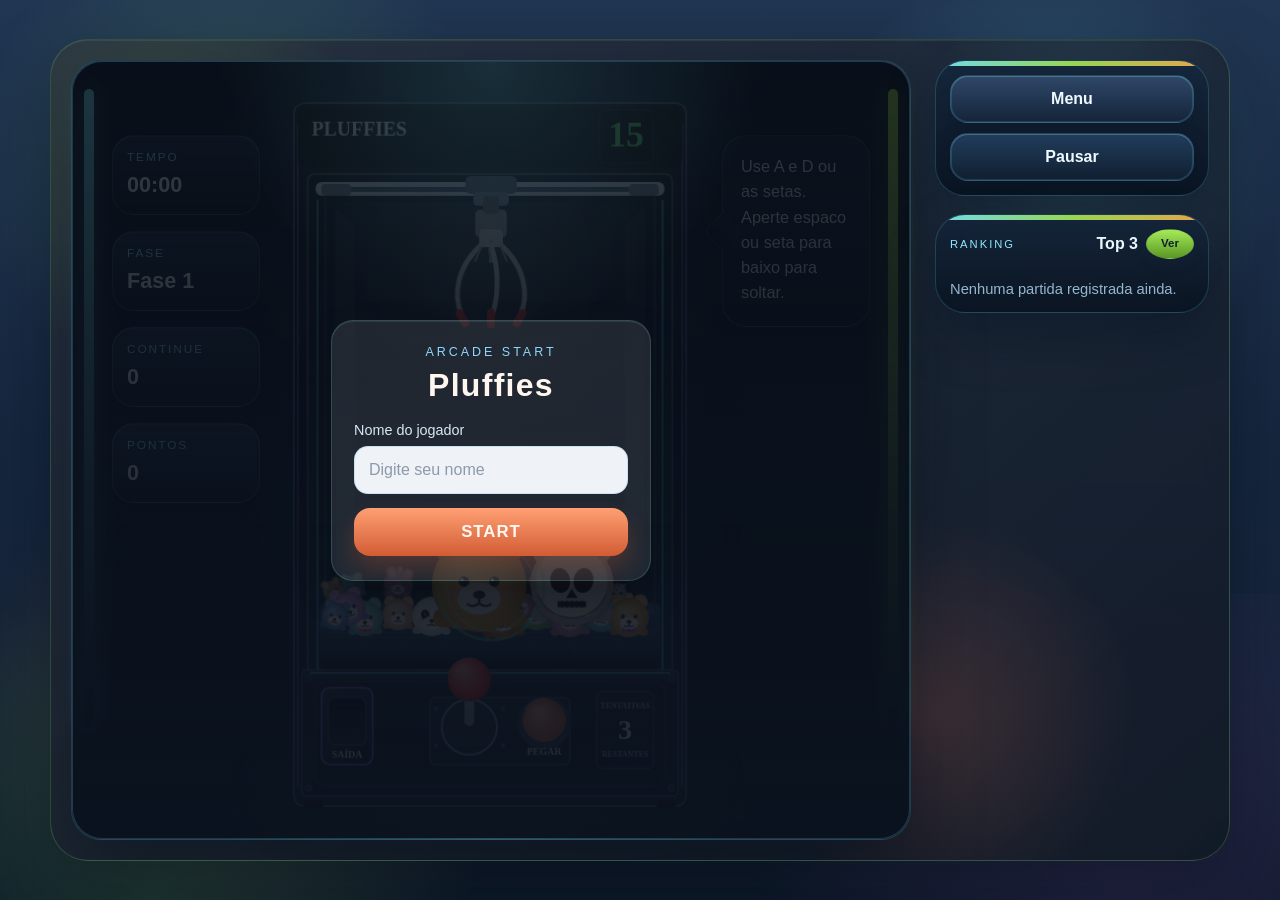
<file: index.html>
<!DOCTYPE html>
<html lang="pt-BR">
<head>
  <meta charset="UTF-8">
  <meta name="viewport" content="width=device-width, initial-scale=1.0, viewport-fit=cover">
  <title>Pluffies</title>
  <link rel="icon" type="image/svg+xml" href="./assets/icone.svg">
  <link rel="stylesheet" href="./src/styles/jogo.css">
</head>
<body>
  <main class="app-shell">
    <section class="game-screen">
      <section class="play-area">
        <section class="machine-panel">
          <aside class="machine-side machine-side-left">
            <div class="machine-side-card">
              <span class="machine-side-label">Tempo</span>
              <strong id="elapsed-time" class="machine-side-value">00:00</strong>
            </div>
            <div class="machine-side-card">
              <span class="machine-side-label">Fase</span>
              <strong id="phase-name" class="machine-side-value">Fase 1</strong>
            </div>
            <div class="machine-side-card machine-side-continue">
              <span class="machine-side-label">Continue</span>
              <strong id="continue-count" class="machine-side-value">0</strong>
            </div>
            <div class="machine-side-card machine-side-points">
              <span class="machine-side-label">Pontos</span>
              <strong id="points" class="machine-side-value">0</strong>
            </div>
          </aside>

          <div id="start-overlay" class="start-overlay">
            <div class="start-card">
              <p class="start-kicker">Arcade Start</p>
              <h1>Pluffies</h1>
              <label class="start-label" for="player-name">Nome do jogador</label>
              <input id="player-name" class="start-input" type="text" maxlength="14" placeholder="Digite seu nome">
              <button id="start-game" class="start-button" type="button">Start</button>
            </div>
          </div>
          <canvas id="game" width="420" height="720" aria-label="Area do jogo"></canvas>
          <aside class="machine-side machine-side-right">
            <p id="message" class="message">
              Use A e D ou as setas. Aperte espaco ou seta para baixo para soltar.
            </p>
          </aside>
        </section>

        <aside class="side-panel">
          <section id="status-panel" class="status-panel">
            <button id="menu-toggle" class="hud-button" type="button">Menu</button>
            <button id="pause-toggle" class="hud-button hud-button-soft" type="button">Pausar</button>
            <div id="hud-stats" class="hud-stats" hidden></div>
          </section>

          <section id="collection-summary" class="collection-panel">
            <div class="collection-header">
              <span class="collection-kicker">Coleção</span>
              <div class="collection-actions">
                <strong id="collection-count">0</strong>
                <button id="collection-open" class="collection-open" type="button" aria-label="Ver coleção completa">+</button>
              </div>
            </div>
            <div id="collection-list" class="collection-list">
              <p class="collection-empty">Os ursos pegos vão aparecer aqui.</p>
            </div>
          </section>

          <section class="ranking-panel">
            <div class="collection-header">
              <span class="collection-kicker">Ranking</span>
              <div class="collection-actions ranking-actions">
                <strong id="ranking-count">Top 3</strong>
                <button id="ranking-open-all" class="collection-open ranking-open-all" type="button">Ver</button>
              </div>
            </div>
            <div id="ranking-list" class="ranking-list">
              <p class="collection-empty">Nenhuma partida registrada ainda.</p>
            </div>
          </section>
        </aside>
      </section>
    </section>
  </main>

  <aside id="menu-panel" class="menu-panel" aria-hidden="true">
    <div class="menu-card">
      <div class="menu-header">
        <div>
          <p class="menu-kicker"></p>
          <h2>Fases e objetivo</h2>
        </div>
        <button id="menu-close" class="hud-button" type="button">Fechar</button>
      </div>

      <div class="menu-section menu-actions">
        <button id="sound-toggle" class="hud-button hud-button-soft" type="button">Som: On</button>
        <button id="help-toggle" class="hud-button hud-button-soft" type="button">Ajuda</button>        
        <button id="logout-player" class="hud-button hud-button-soft" type="button">Trocar Jogador</button>
        <button id="exit-game" class="hud-button hud-button-soft" type="button">Sair do Jogo</button>
      </div>
    </div>
  </aside>

  <aside id="help-panel" class="menu-panel" aria-hidden="true">
    <div class="menu-card help-card">
      <div class="menu-header">
        <div>
          <p class="menu-kicker">Ajuda</p>
          <h2>Como jogar</h2>
        </div>
        <button id="help-close" class="hud-button" type="button">Fechar</button>
      </div>

      <div class="menu-section help-section">
        <h3>Controles</h3>
        <p class="phase-description">Use <strong>A</strong> e <strong>D</strong> ou as setas para mover. Aperte <strong>Espaço</strong> ou <strong>Seta para baixo</strong> para usar a garra.</p>
      </div>

      <div class="menu-section help-section">
        <h3>Objetivo</h3>
        <p class="phase-description">Em cada fase, pegue os ursos pedidos antes do tempo acabar para avançar. A campanha vai até a <strong>Fase 999</strong>.</p>
      </div>

      <div class="menu-section help-section">
        <h3>Personagens</h3>
        <div class="help-grid">
          <div class="help-item">
            <strong>Urso comum</strong>
            <p class="phase-description">Vale os pontos normais da fase.</p>
          </div>
          <div class="help-item">
            <strong>Urso anjo</strong>
            <p class="phase-description">Vale x2 pontos.</p>
          </div>
          <div class="help-item">
            <strong>Urso caveira</strong>
            <p class="phase-description">Tira pontos e pode estragar a rodada.</p>
          </div>
          <div class="help-item">
            <strong>Urso fantasma</strong>
            <p class="phase-description">Vale x4 pontos e muda de lugar.</p>
          </div>
          <div class="help-item">
            <strong>BIG Urso</strong>
            <p class="phase-description">É pesado. Depois de pegar, aperte PEGAR de novo para subir.</p>
          </div>
          <div class="help-item">
            <strong>Carga pesada</strong>
            <p class="phase-description">Se a garra parar no meio da subida, aperte PEGAR de novo para continuar.</p>
          </div>
          <div class="help-item">
            <strong>Urso canguru</strong>
            <p class="phase-description">Pula pela máquina. Pegue quando estiver no chão.</p>
          </div>
          <div class="help-item">
            <strong>Rodada dupla</strong>
            <p class="phase-description">Pegue os 2 ursos antes do tempo e das tentativas acabarem para dobrar os pontos.</p>
          </div>
          <div class="help-item">
            <strong>Rodada tripla</strong>
            <p class="phase-description">Pegue os 3 ursos antes do tempo e das tentativas acabarem para triplicar os pontos.</p>
          </div>
          <div class="help-item">
            <strong>Alinhamento e extra</strong>
            <p class="phase-description">Alinhe os ursos para pegar mais de um na mesma jogada e ganhar pontos extras.</p>
          </div>
          <div class="help-item">
            <strong>Presentes</strong>
            <p class="phase-description">Podem dar bonus ou atrapalhar a rodada.</p>
          </div>
          <div class="help-item">
            <strong>Continue</strong>
            <p class="phase-description">Pegue o presente Continue para ganhar uma nova chance de voltar para a fase atual.</p>
          </div>
          <div class="help-item">
            <strong>Tentativas e tempo</strong>
            <p class="phase-description">Cada erro gasta tentativa. Se o tempo zerar, voce perde a rodada.</p>
          </div>
          <div class="help-item">
            <strong>Maximo de fases</strong>
            <p class="phase-description">O jogo vai da Fase 1 ate a Fase 999.</p>
          </div>
        </div>
      </div>
    </div>
  </aside>

  <aside id="collection-panel" class="menu-panel" aria-hidden="true">
    <div class="menu-card collection-modal-card">
      <div class="menu-header">
        <div>
          <p class="menu-kicker">Coleção</p>
          <h2>Todos os ursos pegos</h2>
        </div>
        <button id="collection-close" class="hud-button" type="button">Fechar</button>
      </div>
      <div id="collection-full-list" class="collection-full-list">
        <p class="collection-empty">Os ursos pegos vão aparecer aqui.</p>
      </div>
    </div>
  </aside>

  <aside id="ranking-panel" class="menu-panel" aria-hidden="true">
    <div class="menu-card collection-modal-card ranking-modal-card">
      <div class="menu-header">
        <div>
          <p class="menu-kicker">Ranking</p>
          <h2 id="ranking-detail-title">Coleção do jogador</h2>
          <p id="ranking-detail-meta" class="phase-description"></p>
        </div>
        <button id="ranking-close" class="hud-button" type="button">Fechar</button>
      </div>
      <div id="ranking-detail-list" class="collection-full-list">
        <p class="collection-empty">Nenhuma coleção registrada.</p>
      </div>
    </div>
  </aside>

  <script type="module" src="./src/scripts/jogo.js"></script>
</body>
</html>
</file>
<file: src/styles/jogo.css>
@import "./base.css";
</file>
